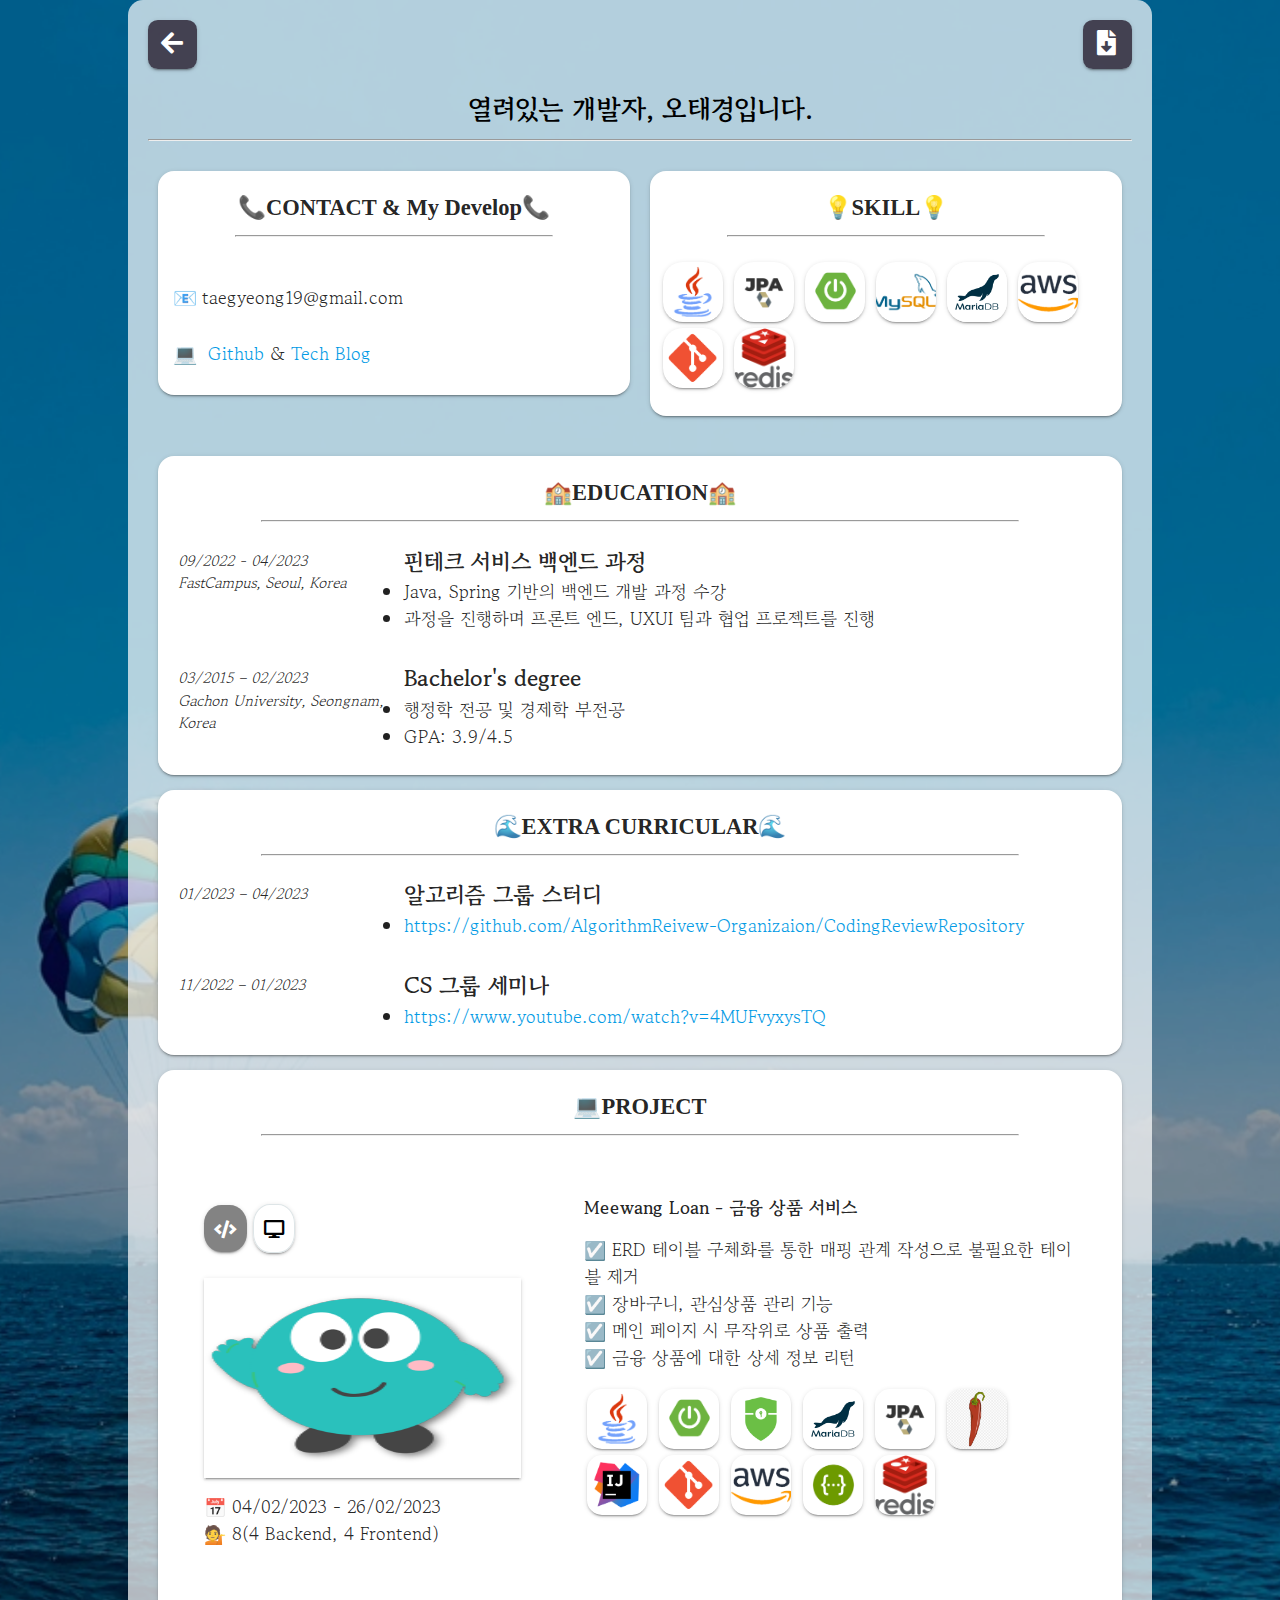
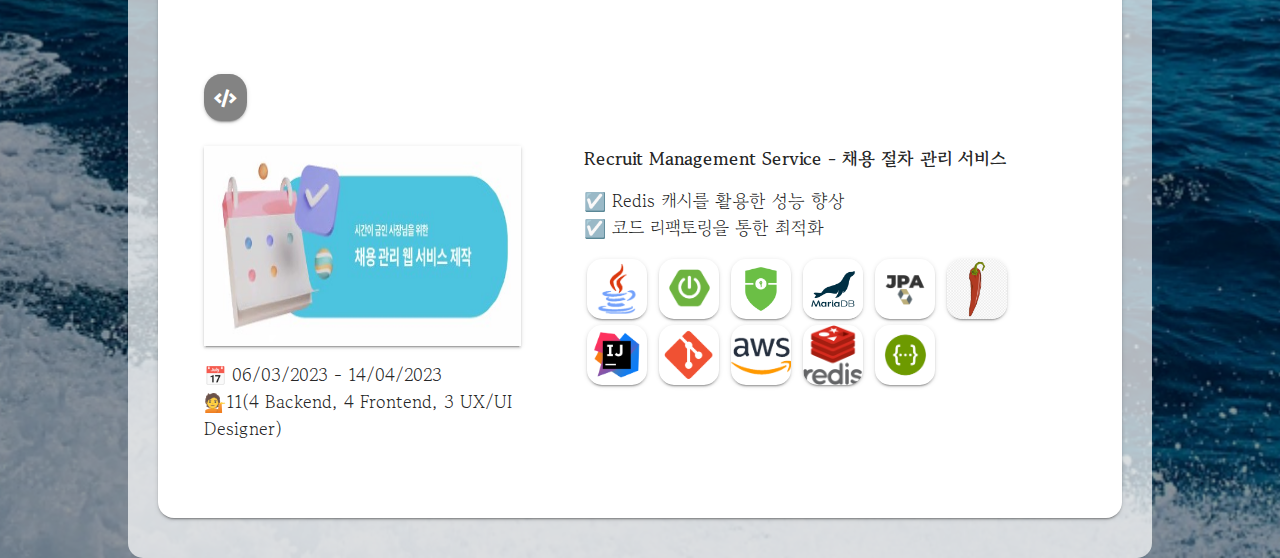
<file: index.html>
<!DOCTYPE html>
<html>
<head>
  <meta charset="UTF-8">
  <title>Portfolio</title>
  <link rel="stylesheet" href="https://cdnjs.cloudflare.com/ajax/libs/font-awesome/5.8.2/css/all.min.css"/>
  <link rel="stylesheet" href="https://cdnjs.cloudflare.com/ajax/libs/materialize/0.99.0/css/materialize.min.css">
  <link rel="stylesheet" href="assets/css/main.css">
  <link rel="stylesheet" href="assets/css/resume.css">
  <link rel="stylesheet" href="assets/css/project.css">

</head>
<body>
<div class="panel-main">
  <div class="panel-content">
    <div class="panel-content-inner hoverable">
      <div class="buttons">
        <a href="index.html" class="button button-sm home"><i class="fas fa-arrow-left"></i></a>
        <a href="#" class="button button-sm download"><i class="fas fa-file-download"></i></a>
      </div>
      <div class="resume-header">
        <div class="profile-title">
          <div class="name">열려있는 개발자, 오태경입니다.</div>
          <!--<div class="objective"><p>I am looking for a challenging position in java/python developer.<br>
              I am a quick-learner and quick-adapter who loves to learn new things and contributes to professional ability.</p>
          </div>-->
          <hr style="color: #271d2e; margin:10px 0;">
        </div>
      </div>

      <div class="resume-body">
        <div class="resume-body-left">
          <div class="category contact">
            <div class="category-title">📞CONTACT & My Develop📞</div>
            <hr style="color: #271d2e; width:70%;">
            <div class="item-container">
              <div class="item">
                <div class="item-content">
                  <ul>
                    <!--<li class="item"><i class="fas fa-phone"></i>Phone</li>-->
                    <br>
                    <li><div class="contact-icon">📧</div>taegyeong19@gmail.com</li>
                    <br>
                    <li><div class="contact-icon">💻</div>
                      <a href="https://github.com/Blooossom">Github</a> & <a href="https://palm-acapella-56e.notion.site/Today-I-Learned-ad41e80c48f844f7936594d5e6dec098">Tech Blog</a></li>
                    <li></li>
                  </ul>
                </div>
              </div>
            </div>
          </div>
        </div>
        <div class="resume-body-right">
          <div class="category skill">
            <div class="category-title">💡SKILL💡</div>
            <hr style="color: #271d2e; width:70%;">
            <div class="item-container">
              <div class="item">
                <div class="skill-image" style="background-image: url(assets/res/java.png);"><div class="skill-label">Java</div></div>
                <div class="skill-image" style="background-image: url(assets/res/jpa.png);"><div class="skill-label">JPA</div></div>
                <div class="skill-image" style="background-image: url(assets/res/springboot.png);"><div class="skill-label">Spring<br>Boot</div></div>
                <div class="skill-image" style="background-image: url(assets/res/mysql.png);"><div class="skill-label">MySQL</div></div>
                <div class="skill-image" style="background-image: url(assets/res/MariaDB.png);"><div class="skill-label">Maria<br>DB</div></div>
                <div class="skill-image" style="background-image: url(assets/res/aws.png);"><div class="skill-label">AWS</div></div>
                <div class="skill-image" style="background-image: url(assets/res/git.png);"><div class="skill-label">Git</div></div>
                <div class="skill-image" style="background-image: url(assets/res/Redis.png);"><div class="skill-label">Redis</div></div>
              </div>
            </div>
          </div><!--education-->
        </div>
      </div>
      <div class="resume-body">
        <div class="resume-body-center">
          <!--education-->
          <div class="category education">
            <div class="category-title">🏫EDUCATION🏫</div>
            <hr style="color: #271d2e; width:80%;">
            <div class="item-container">
              <div class="item">
                <div class="item-content">
                  <div class="item-content-left">
                    <div class="period">
                      09/2022 - 04/2023
                    </div>
                    <div class="location">
                      FastCampus, Seoul, Korea
                    </div>
                  </div>
                  <div class="item-content-right">
                    <div class="item-title">핀테크 서비스 백엔드 과정 </div>
                    <div class="item-content-list">
                      <li>Java, Spring 기반의 백엔드 개발 과정 수강</li>
                      <li>과정을 진행하며 프론트 엔드, UXUI 팀과 협업 프로젝트를 진행</li>
                    </div>
                  </div>
                </div>
              </div>
              <div class="item">
                <div class="item-content">
                  <div class="item-content-left">
                    <div class="period">
                      03/2015 – 02/2023
                    </div>
                    <div class="location">
                      Gachon University, Seongnam, Korea
                    </div>
                  </div>
                  <div class="item-content-right">
                    <div class="item-title">Bachelor's degree</div>
                    <div class="item-content-list">
                      <li>행정학 전공 및 경제학 부전공</li>
                      <li>GPA: 3.9/4.5</li>
                    </div>
                  </div>
                </div>
              </div>
            </div>
          </div>
          <!--extracurricular-->
          <div class="category extracurricular">
            <div class="category-title">🌊EXTRA CURRICULAR🌊</div>
            <hr style="color: #271d2e; width:80%;">
            <div class="item-container">
              <div class="item">
                <div class="item-content">
                  <div class="item-content-left">
                    <div class="period">
                      01/2023 – 04/2023
                    </div>
                  </div>
                  <div class="item-content-right">
                    <div class="item-title">알고리즘 그룹 스터디</div>
                    <div class="item-content-list">
                      <li><a href="https://github.com/AlgorithmReivew-Organizaion/CodingReviewRepository">https://github.com/AlgorithmReivew-Organizaion/CodingReviewRepository</a></li>
                    </div>
                  </div>
                </div>
              </div>
              <div class="item">
                <div class="item-content">
                  <div class="item-content-left">
                    <div class="period">
                      11/2022 – 01/2023
                    </div>
                  </div>
                  <div class="item-content-right">
                    <div class="item-title">CS 그룹 세미나</div>
                    <div class="item-content-list">
                      <li><a href="https://www.youtube.com/watch?v=4MUFvyxysTQ">https://www.youtube.com/watch?v=4MUFvyxysTQ</a></li>
                    </div>
                  </div>
                </div>
              </div>
            </div>
          </div>
          <!--project-->
          <div class ="category project">
            <div class="category-title">💻PROJECT</div>
            <hr style="color: #271d2e; width:80%;">
            <div class="item-container">
              <div class="item">
                <div class="item-content">
                  <div class="project-board-left-right">
                    <div class="project-board-left">
                      <div class="buttons">
                        <a href="https://github.com/FC-Mini-Project-6/Mini-Project-6-BE" class="source"><i class="fas fa-code"></i></a>
                        <a href="https://meewangloan.netlify.app/" class="demo"><i class="fas fa-desktop"></i></a>
                      </div>
                      <div class="project-image"><img src="assets/res/Meewang.png" alt=""></div>
                      <div class="date-people">
                        <li class="date">📅 04/02/2023 - 26/02/2023</li>
                        <li class="people">💁️ 8(4 Backend, 4 Frontend)</li>
                      </div>
                    </div>
                    <div class="project-board-right">
                      <div class="name-description">
                        <div class="description">Meewang Loan - 금융 상품 서비스</div>
                      </div>
                      <div class="feature">
                        <li>☑️ ERD 테이블 구체화를 통한 매핑 관계 작성으로 불필요한 테이블 제거</li>
                        <li>☑️ 장바구니, 관심상품 관리 기능</li>
                        <li>☑️ 메인 페이지 시 무작위로 상품 출력</li>
                        <li>☑️ 금융 상품에 대한 상세 정보 리턴</li>
                      </div>
                      <div class="tech">
                        <div class="tech-image" style="background-image: url(assets/res/java.png);"><div class="tech-label">Java</div></div>
                        <div class="tech-image" style="background-image: url(assets/res/springboot.png);"><div class="tech-label">Spring<br>Boot</div></div>
                        <div class="tech-image" style="background-image: url(assets/res/spring-security.png);"><div class="tech-label">Spring-Security</div></div>
                        <div class="tech-image" style="background-image: url(assets/res/MariaDB.png);"><div class="tech-label">MariaDB</div></div>
                        <div class="tech-image" style="background-image: url(assets/res/jpa.png);"><div class="tech-label">JPA</div></div>
                        <div class="tech-image" style="background-image: url(assets/res/lombok.png);"><div class="tech-label">Lombok</div></div>
                        <div class="tech-image" style="background-image: url(assets/res/intellij.png);"><div class="tech-label">IntelliJ</div></div>
                        <div class="tech-image" style="background-image: url(assets/res/git.png);"><div class="tech-label">Git</div></div>
                        <div class="tech-image" style="background-image: url(assets/res/aws.png);"><div class="tech-label">AWS</div></div>
                        <div class="tech-image" style="background-image: url(assets/res/swagger.png);"><div class="tech-label">Swagger</div></div>
                        <div class="tech-image" style="background-image: url(assets/res/Redis.png);"><div class="tech-label">Redis</div></div>

                      </div>
                    </div>
                  </div>
                </div>
              </div>
            </div>
            <div class="item-container">
              <div class="item">
                <div class="item-content">
                  <div class="project-board-left-right">
                    <div class="project-board-left">
                      <div class="buttons">
                        <a href="https://github.com/kdt-final-3/salarying-be" class="source"><i class="fas fa-code"></i></a>
                        <!--<a href="#" class="demo"><i class="fas fa-desktop"></i></a>-->
                      </div>
                      <div class="project-image"><img src="assets/res/Salary.jpg" alt=""></div>
                      <div class="date-people">
                        <li class="date">📅 06/03/2023 - 14/04/2023</li>
                        <li class="people">💁‍11(4 Backend, 4 Frontend, 3 UX/UI Designer)</li>
                      </div>
                    </div>
                    <div class="project-board-right">
                      <div class="name-description">
                        <br>
                        <br>
                        <br>
                        <div class="description">Recruit Management Service - 채용 절차 관리 서비스</div>
                      </div>
                      <div class="feature">
                        <li>☑️ Redis 캐시를 활용한 성능 향상</li>
                        <li>☑️ 코드 리팩토링을 통한 최적화</li>
                      </div>
                      <div class="tech">
                        <div class="tech-image" style="background-image: url(assets/res/java.png);"><div class="tech-label">Java</div></div>
                        <div class="tech-image" style="background-image: url(assets/res/springboot.png);"><div class="tech-label">Spring<br>Boot</div></div>
                        <div class="tech-image" style="background-image: url(assets/res/spring-security.png);"><div class="tech-label">Spring-Security</div></div>
                        <div class="tech-image" style="background-image: url(assets/res/MariaDB.png);"><div class="tech-label">MariaDB</div></div>
                        <div class="tech-image" style="background-image: url(assets/res/jpa.png);"><div class="tech-label">JPA</div></div>
                        <div class="tech-image" style="background-image: url(assets/res/lombok.png);"><div class="tech-label">Lombok</div></div>
                        <div class="tech-image" style="background-image: url(assets/res/intellij.png);"><div class="tech-label">IntelliJ</div></div>
                        <div class="tech-image" style="background-image: url(assets/res/git.png);"><div class="tech-label">Git</div></div>
                        <div class="tech-image" style="background-image: url(assets/res/aws.png);"><div class="tech-label">AWS</div></div>
                        <div class="tech-image" style="background-image: url(assets/res/Redis.png);"><div class="tech-label">Redis</div></div>
                        <div class="tech-image" style="background-image: url(assets/res/swagger.png);"><div class="tech-label">Swagger</div></div>
                      </div>
                    </div>
                  </div>
                </div>
              </div>
            </div>

          </div>
        </div>
      </div>

      <!--others-->

    </div>
  </div>
</div>
</div>
</body>
</html>
</file>
<file: assets/css/main.css>
@import url('https://fonts.googleapis.com/css2?family=Grandstander&display=swap');
@import url('https://fonts.googleapis.com/css2?family=Gowun+Batang:wght@400;700&display=swap');

body {
  max-width: 150%;
  background-image: url("../res/BackGround.jpg");
  background-position: center;
  background-repeat: no-repeat;
  background-size: cover;
  font-family: -apple-system, BlinkMacSystemFont, 'Segoe UI', Roboto, Oxygen, Ubuntu, Cantarell, 'Open Sans', 'Helvetica Neue', sans-serif;
}

html {
  line-height: 1.5;
}

.panel-main {
  display: table;
  width: 100%;
  height: -webkit-fill-available;
  background-color: rgba(0, 0, 0, 0.4);
}

.panel-content {
  display: table-cell;
  vertical-align: middle;
}

.panel-content-inner {
  margin: 0 auto;
  padding: 20px;
  border-radius: 15px;
  transition: box-shadow .25s;
}

.button {
  background-color: rgba(39, 29, 46, 0.8);
  list-style: none;
  padding: 10px;
  box-shadow: 0 2px 2px 0 rgba(0, 0, 0, 0.14), 0 1px 5px 0 rgba(0, 0, 0, 0.12), 0 3px 1px -2px rgba(0, 0, 0, 0.2);
  color: #fff;
  font-weight: bold;
  text-decoration: none;
  letter-spacing: 1px;
}

.button:hover {
  background-color: rgba(134, 113, 184, 0.8);
}

.button i {
  font-size: 25px;
}

.button-sm {
  display: inline-block;
  width: 5%;
  text-align: center;
  cursor: pointer;
  border-radius: 20%;
}
</file>
<file: assets/css/resume.css>
@import url("https://fonts.googleapis.com/css2?family=Abril+Fatface&family=Archivo&family=Grandstander:wght@100&family=IBM+Plex+Serif:wght@100&family=Xanh+Mono&display=swap");
@import url('https://fonts.googleapis.com/css2?family=Gowun+Batang:wght@400;700&display=swap');

.panel-content-inner {
    background-color: rgba(255, 255, 255, 0.7);
    max-width: 80%;
    min-width: 80%;
    height: auto;
}

.download {
    float:right;
}

.resume-header {
    display: table;
    margin-top: 20px;
    width: 100%;
}

.profile-title {
    display: table-cell;
}

.name {
    color: #000;
    font-family: 'Ubuntu', cursive;
    font-size: 50px;
    font-weight: 800;
    margin-bottom: 0 !important;
    text-align: center;
}

.objective {
    display: block;
    font-family: 'Gowun Batang';
    font-size: 1.3rem;
    max-width: 80%;
    margin: 0 auto;
}

.resume-body {
    display: inline-flex;
    width: 100%;
}

.resume-body-left {
    width: 50%;
    padding: 5px;
}
.resume-body-center {
    widows: 100%;
    padding: 5px;
}

.contact ul, .language ul {
    list-style: none;
    padding-left: 0;
}

.contact-icon {
    margin: 0 5px;
    display: inline-block;
    font-size: 1.3rem;
}

.language .item li {
    text-align: center;
}

.language .item .item-content-list {
    display: inline-flex;
}

.language .item .item-content-list .language-image {
    width: 60px;
    height: 50px;
}

.language .item .item-content-list .level {
    font-size: 1rem;
    line-height: 3.5rem;
}

.language .item .caption {
    font-size: 1rem;
    font-family: 'Gowun Batang';
}

.resume-body-right {
    width: 50%;
    padding: 5px;
}
.resume-body-right .item {
    padding: 15px 0;
}

.resume-body-right .item .item-content {
    display: inline-flex;
}

.resume-body-right .item .item-content .item-content-left {
    display: block;
    width: 25%;
    font-size: 1rem;
    font-style: italic;
    padding: 5px 10px;
}

.resume-body-right .item .item-content .item-content-right {
    display: block;
    width: 75%;
}

.resume-body-right .item .item-content .item-content-right .item-title {
    font-size: 1.5rem;
    font-weight: 700;
    font-family: 'Gowun Batang';
}


.resume-body-center .item {
    padding: 15px 0;
}

.resume-body-center .item .item-content {
    display: inline-flex;
}

.resume-body-center .item .item-content .item-content-left {
    display: block;
    width: 25%;
    font-size: 1rem;
    font-style: italic;
    padding: 5px 10px;
}

.resume-body-center .item .item-content .item-content-right {
    display: block;
    width: 75%;
}

.resume-body-center .item .item-content .item-content-right .item-title {
    font-size: 1.5rem;
    font-weight: 700;
    font-family: 'Gowun Batang';
}

.skill .skill-image {
    display: inline-table;
    background-position: center;
    background-repeat: no-repeat;
    background-size: cover;
    width: 50px;
    height: 50px;
    border-radius: 20px 20px;
    margin: 3px;
    box-shadow: 0 2px 2px 0 rgba(0, 0, 0, 0.14), 0 1px 5px 0 rgba(0, 0, 0, 0.12), 0 3px 1px -2px rgba(0, 0, 0, 0.2);
}

.skill .skill-image:hover .skill-label {
    visibility: visible;
}

.skill .skill-image .skill-label {
    width: 60px;
    height: 60px;
    visibility: hidden;
    background-color: rgba(0, 0, 0, 0.8);
    border-radius: 20px 20px;
    color: #ffffff;
    padding: 10px;
    align-items: center;
    text-align: center;
    font-size: 0.9rem;
}

.category {
    display: block;
    box-shadow: 0 2px 2px 0 rgba(0, 0, 0, 0.14), 0 1px 5px 0 rgba(0, 0, 0, 0.12), 0 3px 1px -2px rgba(0, 0, 0, 0.2);
    background-color: #ffffff;
    border-radius: 16px;
    padding: 10px;
    margin: 15px 5px;
}

.category .category-title {
    width: 100%;
    font-weight: bold;
    font-size: 1.5rem;
    text-align: center;
    font-family: 'Ubuntu', cursive;
    margin: 10px 0;
}

.category .item-container {
    display: block;
    font-size: 1.2rem;
}

.category .item-container .item-content {
    font-family: 'Gowun Batang';
    width: 100%;
}
</file>
<file: assets/css/project.css>
@import url("https://fonts.googleapis.com/css2?family=Abril+Fatface&family=Archivo&family=Grandstander:wght@100&family=IBM+Plex+Serif:wght@100&family=Xanh+Mono&display=swap");
@import url('https://fonts.googleapis.com/css2?family=Gowun+Batang:wght@400;700&display=swap');
.panel-content-inner {
    background-color: rgba(255, 255, 255, 0.7);
    max-width: 80%;
    min-width: 80%;
    height: auto;
}

.download {
    float:right;
}

.project-header {
    display: table;
    margin-top: 20px;
    width: 100%;
}

.project-header-title {
    display: table-cell;
    color: #000;
    font-family: 'Ubuntu' !important;
    font-size: 50px;
    font-weight: 800;
    margin-bottom: 0 !important;
    text-align: center;
}

.project-board {
    display: block;
    box-shadow: 0 2px 2px 0 rgba(0, 0, 0, 0.14), 0 1px 5px 0 rgba(0, 0, 0, 0.12), 0 3px 1px -2px rgba(0, 0, 0, 0.2);
    background-color: #ffffff;
    border-radius: 16px;
    padding: 10px;
    margin: 15px 5px;
    font-family: 'Gowun Batang' !important;
    font-size: 1.2rem;
}

.project-board-left-right {
    display: inline-flex;
    padding: 1.2rem;
}

.project-board-left {
    padding: 1.2rem;
    width: 40%;
}

.project-board-right {
    padding: 1.2rem;
    width: 60%;
    margin-left: 1.8rem;
}

.project-image {
    height: 200px;
    margin: 1rem 0;
    box-shadow: 0 2px 2px 0 rgba(0, 0, 0, 0.14), 0 1px 5px 0 rgba(0, 0, 0, 0.12), 0 3px 1px -2px rgba(0, 0, 0, 0.2);
}

.project-image img{
    width: 100%;
    height: 100%;
}
.name {
    font-family: 'Gowun Batang' !important;
    font-size: 1.8rem !important;
    font-weight: 750;
}
.description {
    font-weight: 750;
}
.date-people {
    list-style: none;
    margin: 1.0rem 0;
}

.source, .demo {
    display: inline-block;
    padding: 10px;
    margin: 10px 0;
    box-shadow: 0 2px 2px 0 rgba(0, 0, 0, 0.14), 0 1px 5px 0 rgba(0, 0, 0, 0.12), 0 3px 1px -2px rgba(0, 0, 0, 0.2);
    border-radius: 40%;
    width: auto;
    text-align: center;
    cursor: pointer;
}

.source {background-color: #838383;}
.demo {border: 1px solid #dee5e7;}
.source i, .source {color: #ffffff;}
.demo i {color: #000000;}
.source:hover, .demo:hover {background-color: #242424;}
.source:hover i, .source:hover a, .demo:hover i, .demo:hover a{color: #ffffff;}

.feature {
    list-style: none;
    margin: 1.0rem 0;
}

.tech-image {
    display: inline-table;
    background-position: center;
    background-repeat: no-repeat;
    background-size: cover;
    width: 60px;
    height: 60px;
    border-radius: 15px 15px;
    margin: 3px;
    box-shadow: 0 2px 2px 0 rgba(0, 0, 0, 0.14), 0 1px 5px 0 rgba(0, 0, 0, 0.12), 0 3px 1px -2px rgba(0, 0, 0, 0.2);
}

.tech-label {
    width: 60px;
    height: 60px;
    visibility: hidden;
    background-color: rgba(0, 0, 0, 0.8);
    border-radius: 15px 15px;
    color: #ffffff;
    padding: 10px;
    align-items: center;
    text-align: center;
    font-size: 0.8rem !important;
}

.tech-image:hover .tech-label {
    visibility: visible;
}
</file>
